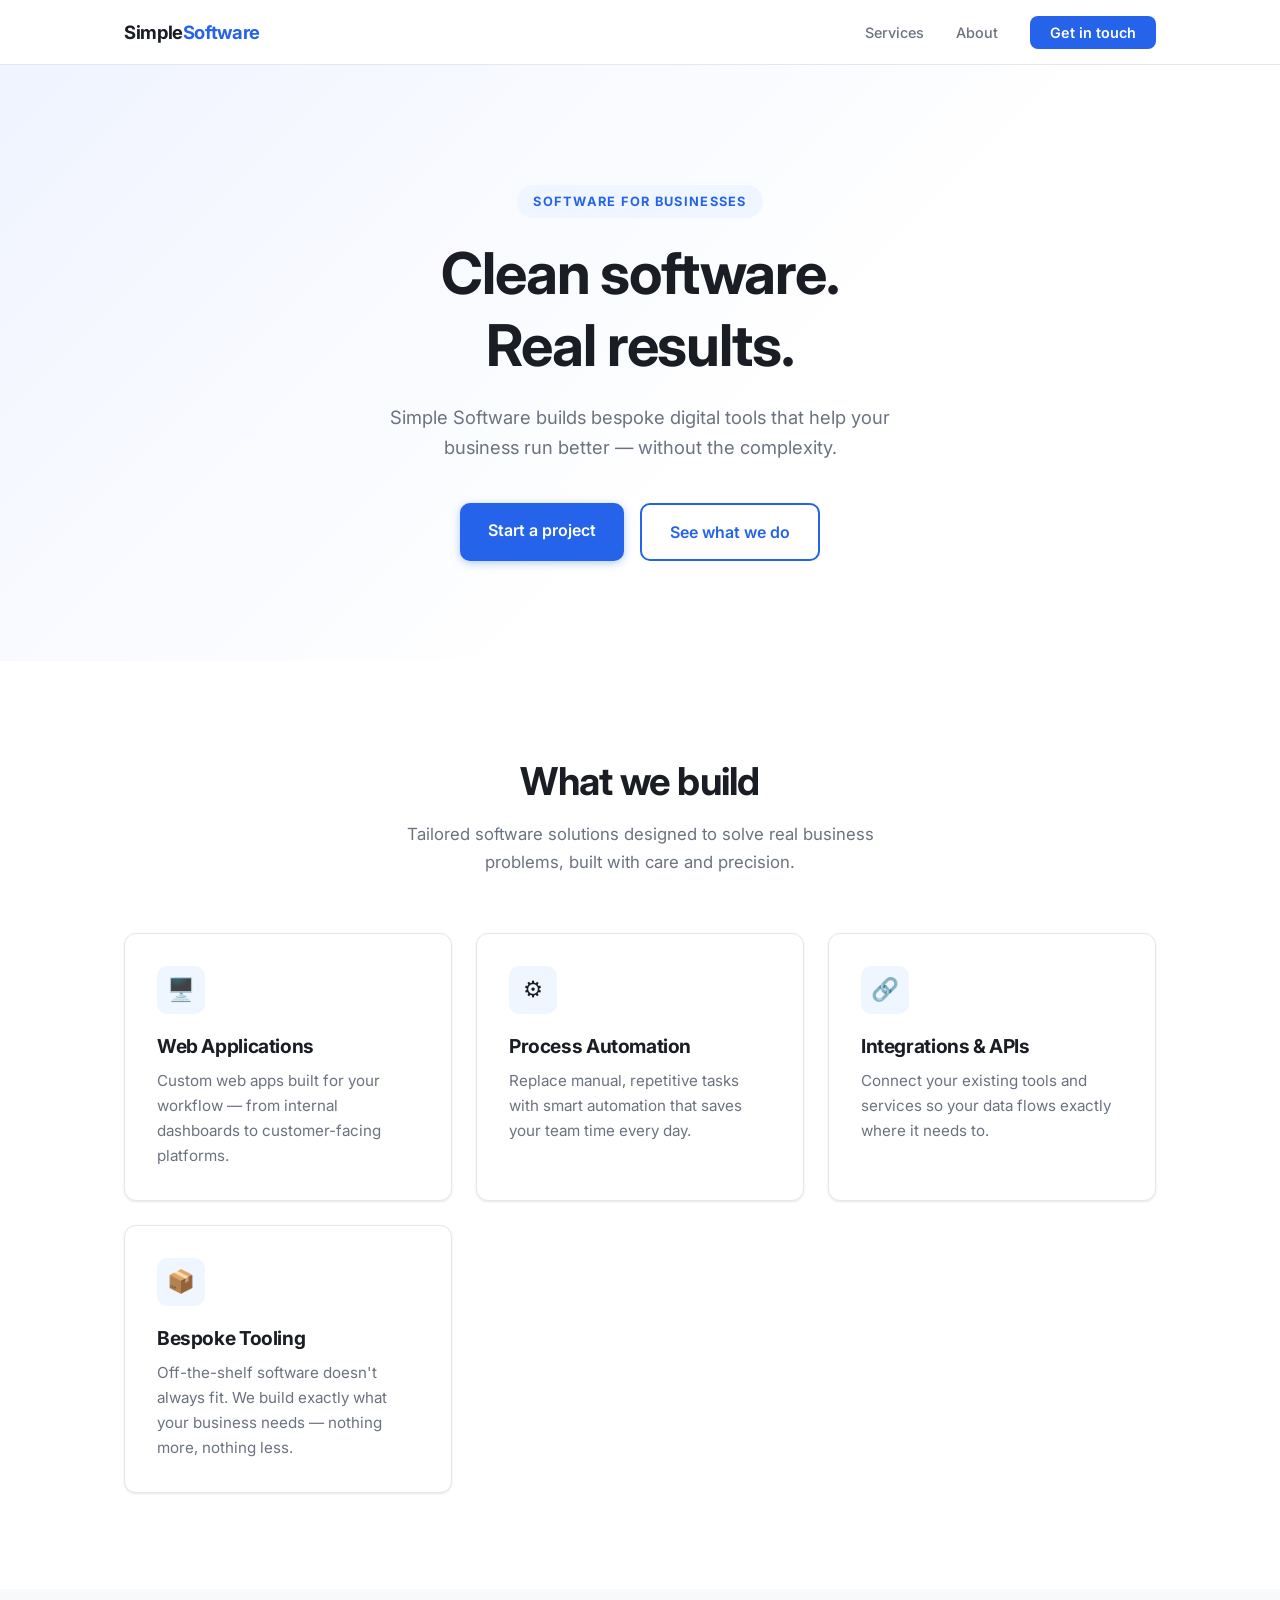
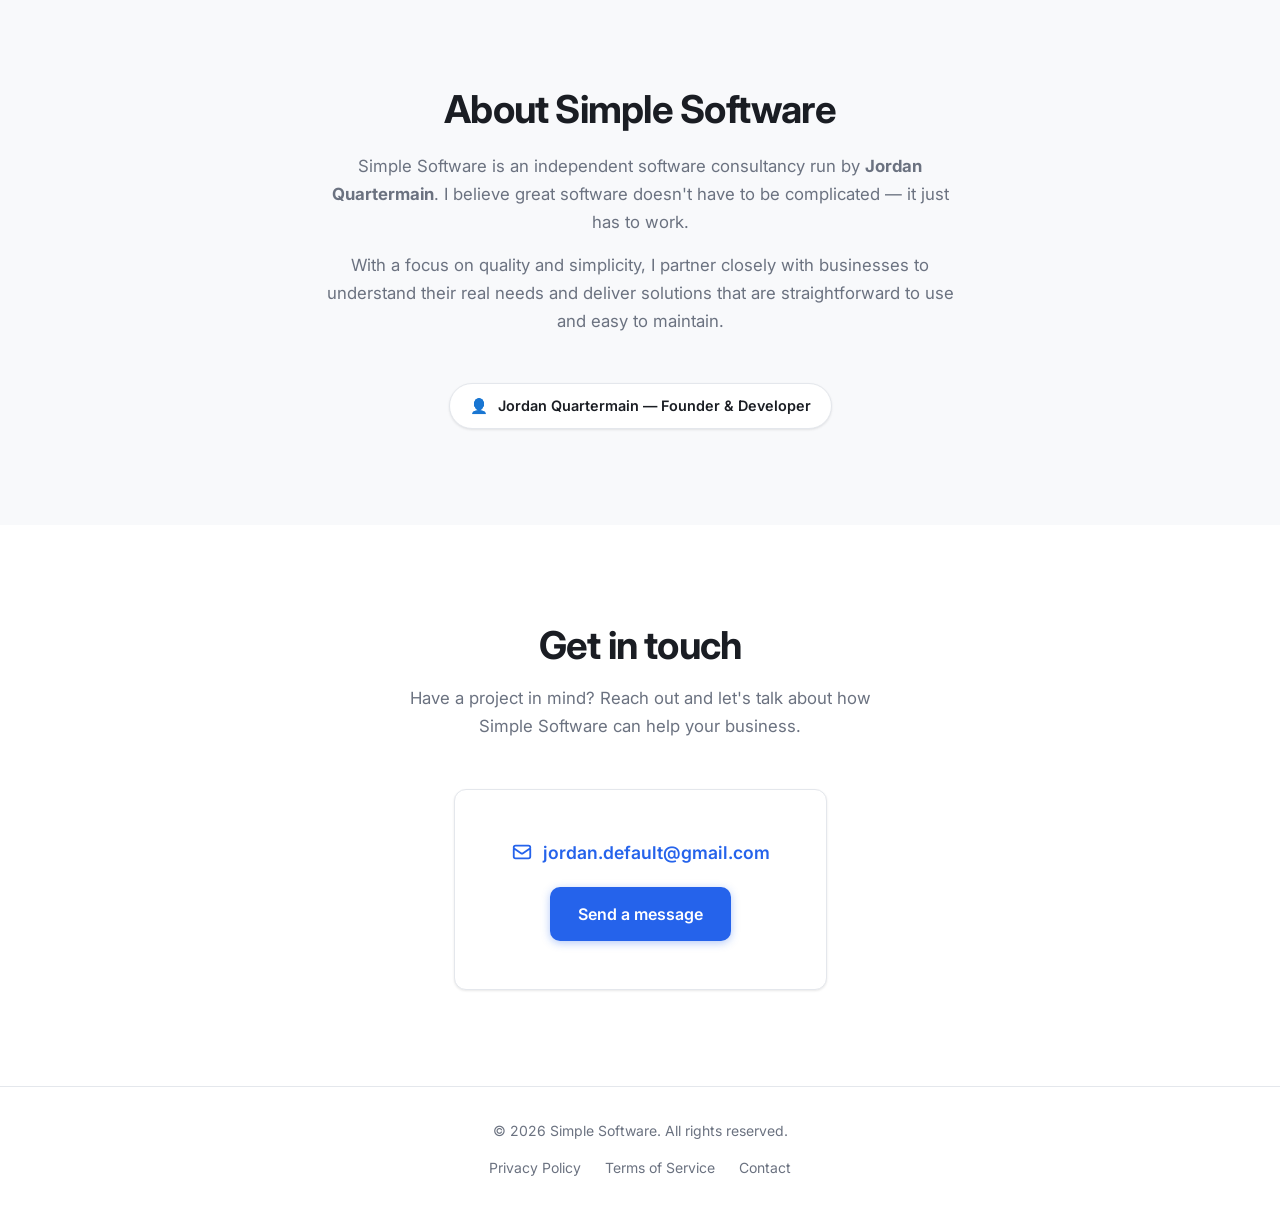
<file: index.html>
<!DOCTYPE html>
<html lang="en">
<head>
  <meta charset="UTF-8" />
  <meta name="viewport" content="width=device-width, initial-scale=1.0" />
  <meta name="description" content="Simple Software — bespoke software solutions for businesses. Built by Jordan Quartermain." />
  <title>Simple Software</title>
  <link rel="preconnect" href="https://fonts.googleapis.com" />
  <link rel="preconnect" href="https://fonts.gstatic.com" crossorigin />
  <link href="https://fonts.googleapis.com/css2?family=Inter:wght@400;500;600;700&display=swap" rel="stylesheet" />
  <link rel="stylesheet" href="style.css" />
</head>
<body>

  <!-- Navigation -->
  <nav>
    <div class="nav-inner">
      <a class="nav-logo" href="#hero">Simple<span>Software</span></a>
      <ul class="nav-links">
        <li><a href="#services">Services</a></li>
        <li><a href="#about">About</a></li>
        <li><a href="#contact" class="nav-cta">Get in touch</a></li>
      </ul>
    </div>
  </nav>

  <!-- Hero -->
  <section id="hero">
    <div class="container">
      <span class="hero-eyebrow">Software for businesses</span>
      <h1>Clean software.<br>Real results.</h1>
      <p>Simple Software builds bespoke digital tools that help your business run better — without the complexity.</p>
      <div class="hero-actions">
        <a href="#contact" class="btn btn-primary">Start a project</a>
        <a href="#services" class="btn btn-outline">See what we do</a>
      </div>
    </div>
  </section>

  <!-- Services -->
  <section id="services">
    <div class="container">
      <h2>What we build</h2>
      <p>Tailored software solutions designed to solve real business problems, built with care and precision.</p>
      <div class="services-grid">
        <div class="service-card">
          <div class="service-icon">🖥️</div>
          <h3>Web Applications</h3>
          <p>Custom web apps built for your workflow — from internal dashboards to customer-facing platforms.</p>
        </div>
        <div class="service-card">
          <div class="service-icon">⚙️</div>
          <h3>Process Automation</h3>
          <p>Replace manual, repetitive tasks with smart automation that saves your team time every day.</p>
        </div>
        <div class="service-card">
          <div class="service-icon">🔗</div>
          <h3>Integrations & APIs</h3>
          <p>Connect your existing tools and services so your data flows exactly where it needs to.</p>
        </div>
        <div class="service-card">
          <div class="service-icon">📦</div>
          <h3>Bespoke Tooling</h3>
          <p>Off-the-shelf software doesn't always fit. We build exactly what your business needs — nothing more, nothing less.</p>
        </div>
      </div>
    </div>
  </section>

  <!-- About -->
  <section id="about">
    <div class="container">
      <div class="about-inner">
        <h2>About Simple Software</h2>
        <p>
          Simple Software is an independent software consultancy run by <strong>Jordan Quartermain</strong>.
          I believe great software doesn't have to be complicated — it just has to work.
        </p>
        <p>
          With a focus on quality and simplicity, I partner closely with businesses to understand their real needs
          and deliver solutions that are straightforward to use and easy to maintain.
        </p>
        <div class="about-badge">
          <span>👤</span>
          <span>Jordan Quartermain — Founder &amp; Developer</span>
        </div>
      </div>
    </div>
  </section>

  <!-- Contact -->
  <section id="contact">
    <div class="container">
      <h2>Get in touch</h2>
      <p>Have a project in mind? Reach out and let's talk about how Simple Software can help your business.</p>
      <div class="contact-card">
        <div class="contact-email">
          <svg xmlns="http://www.w3.org/2000/svg" width="22" height="22" fill="none" viewBox="0 0 24 24" stroke="currentColor" stroke-width="2">
            <path stroke-linecap="round" stroke-linejoin="round" d="M3 8l7.89 5.26a2 2 0 002.22 0L21 8M5 19h14a2 2 0 002-2V7a2 2 0 00-2-2H5a2 2 0 00-2 2v10a2 2 0 002 2z"/>
          </svg>
          <a href="mailto:jordan.default@gmail.com">jordan.default@gmail.com</a>
        </div>
        <a href="mailto:jordan.default@gmail.com" class="btn btn-primary">Send a message</a>
      </div>
    </div>
  </section>

  <!-- Footer -->
  <footer>
    <div class="container">
      <div class="footer-inner">
        <p>&copy; 2026 Simple Software. All rights reserved.</p>
        <ul class="footer-links">
          <li><a href="privacy.html">Privacy Policy</a></li>
          <li><a href="terms.html">Terms of Service</a></li>
          <li><a href="mailto:jordan.default@gmail.com">Contact</a></li>
        </ul>
      </div>
    </div>
  </footer>

</body>
</html>
</file>
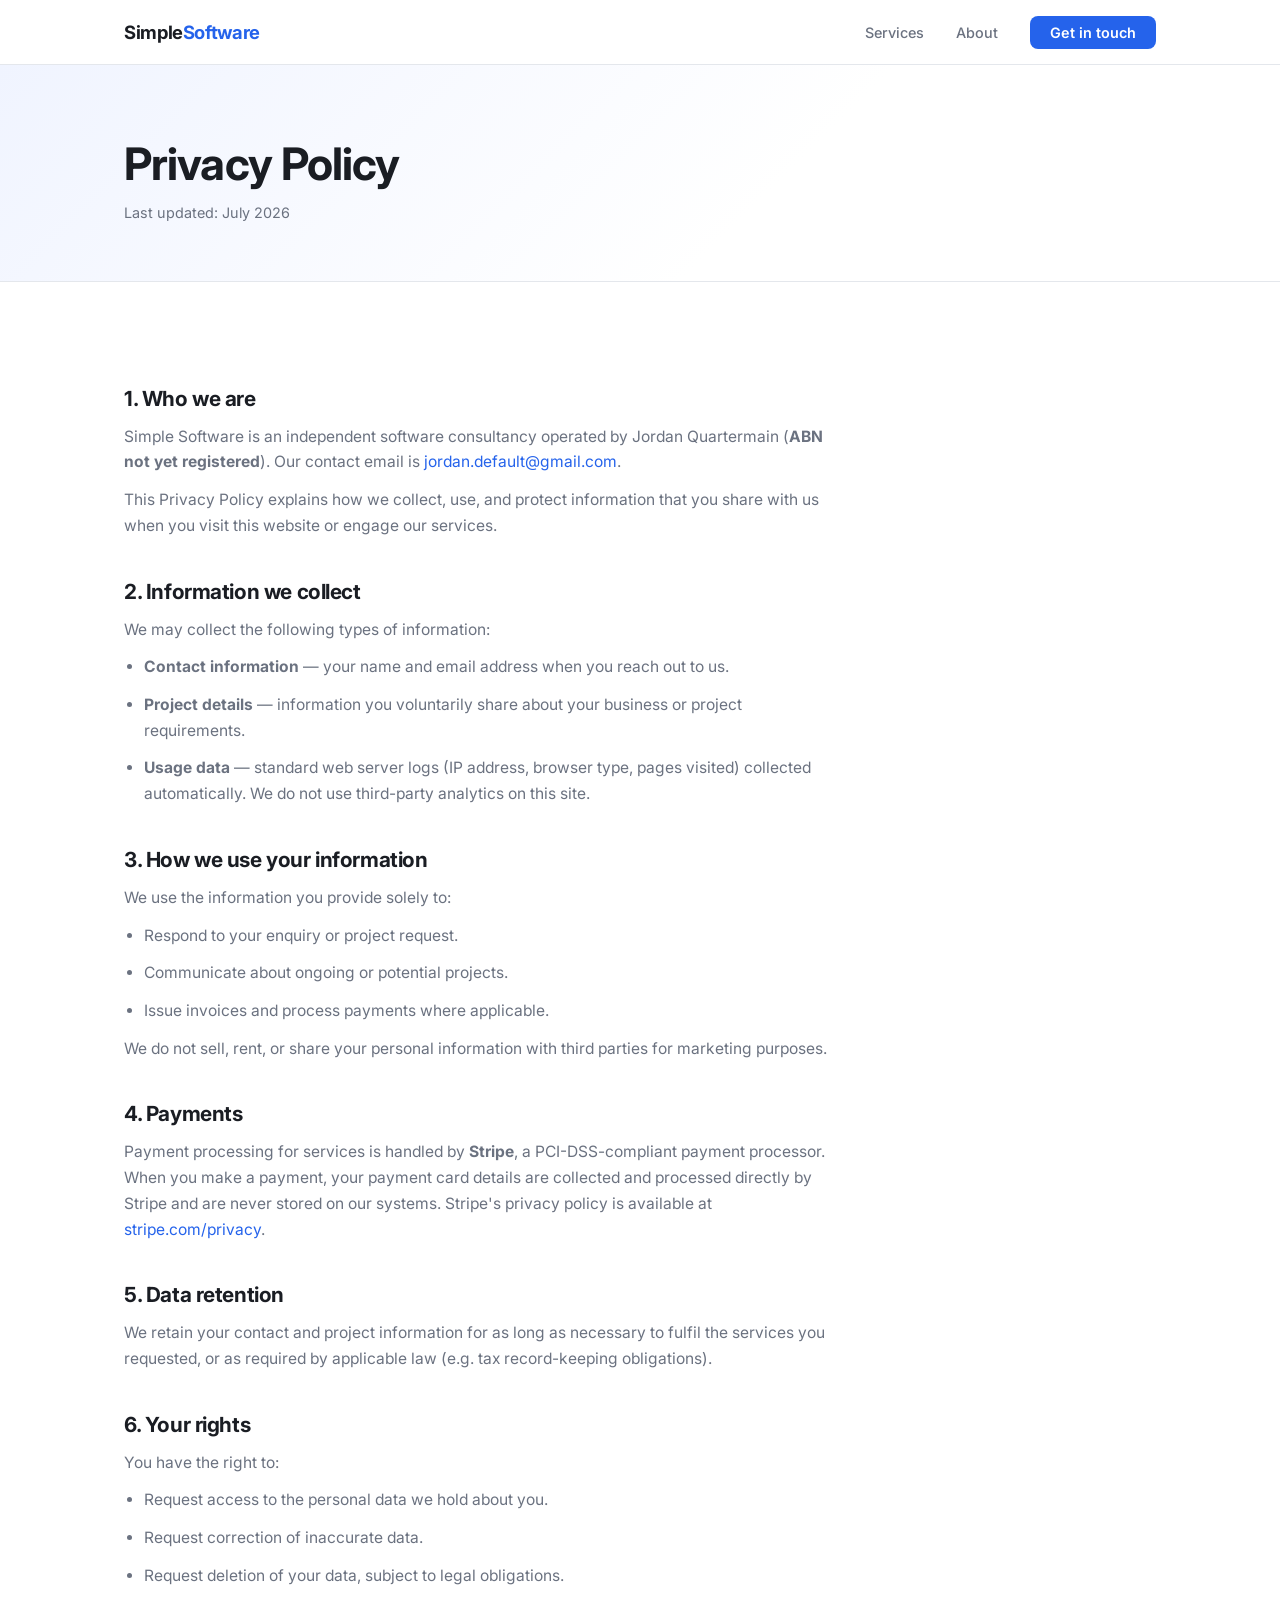
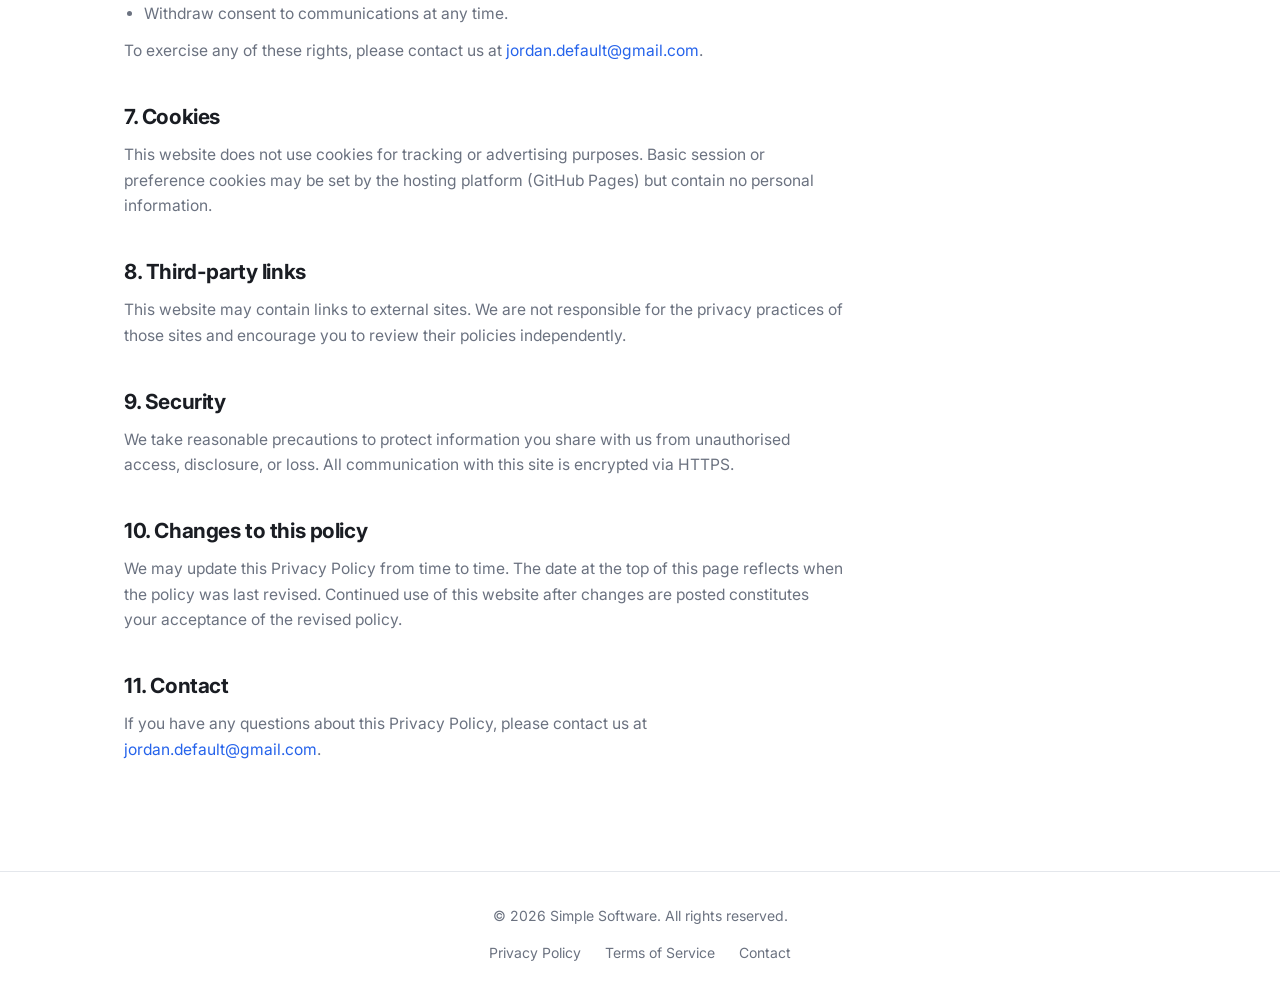
<file: privacy.html>
<!DOCTYPE html>
<html lang="en">
<head>
  <meta charset="UTF-8" />
  <meta name="viewport" content="width=device-width, initial-scale=1.0" />
  <meta name="description" content="Simple Software — Privacy Policy" />
  <title>Privacy Policy — Simple Software</title>
  <link rel="preconnect" href="https://fonts.googleapis.com" />
  <link rel="preconnect" href="https://fonts.gstatic.com" crossorigin />
  <link href="https://fonts.googleapis.com/css2?family=Inter:wght@400;500;600;700&display=swap" rel="stylesheet" />
  <link rel="stylesheet" href="style.css" />
</head>
<body>

  <!-- Navigation -->
  <nav>
    <div class="nav-inner">
      <a class="nav-logo" href="index.html">Simple<span>Software</span></a>
      <ul class="nav-links">
        <li><a href="index.html#services">Services</a></li>
        <li><a href="index.html#about">About</a></li>
        <li><a href="index.html#contact" class="nav-cta">Get in touch</a></li>
      </ul>
    </div>
  </nav>

  <!-- Header -->
  <div class="policy-header">
    <div class="container">
      <h1>Privacy Policy</h1>
      <p>Last updated: July 2026</p>
    </div>
  </div>

  <!-- Body -->
  <div class="policy-body">
    <div class="container">
      <div class="policy-content">

        <h2>1. Who we are</h2>
        <p>
          Simple Software is an independent software consultancy operated by Jordan Quartermain
          (<strong>ABN not yet registered</strong>). Our contact email is
          <a href="mailto:jordan.default@gmail.com">jordan.default@gmail.com</a>.
        </p>
        <p>
          This Privacy Policy explains how we collect, use, and protect information that you share with us
          when you visit this website or engage our services.
        </p>

        <h2>2. Information we collect</h2>
        <p>We may collect the following types of information:</p>
        <ul>
          <li><strong>Contact information</strong> — your name and email address when you reach out to us.</li>
          <li><strong>Project details</strong> — information you voluntarily share about your business or project requirements.</li>
          <li><strong>Usage data</strong> — standard web server logs (IP address, browser type, pages visited) collected automatically. We do not use third-party analytics on this site.</li>
        </ul>

        <h2>3. How we use your information</h2>
        <p>We use the information you provide solely to:</p>
        <ul>
          <li>Respond to your enquiry or project request.</li>
          <li>Communicate about ongoing or potential projects.</li>
          <li>Issue invoices and process payments where applicable.</li>
        </ul>
        <p>We do not sell, rent, or share your personal information with third parties for marketing purposes.</p>

        <h2>4. Payments</h2>
        <p>
          Payment processing for services is handled by <strong>Stripe</strong>, a PCI-DSS-compliant payment processor.
          When you make a payment, your payment card details are collected and processed directly by Stripe
          and are never stored on our systems. Stripe's privacy policy is available at
          <a href="https://stripe.com/privacy" target="_blank" rel="noopener">stripe.com/privacy</a>.
        </p>

        <h2>5. Data retention</h2>
        <p>
          We retain your contact and project information for as long as necessary to fulfil the services you
          requested, or as required by applicable law (e.g. tax record-keeping obligations).
        </p>

        <h2>6. Your rights</h2>
        <p>You have the right to:</p>
        <ul>
          <li>Request access to the personal data we hold about you.</li>
          <li>Request correction of inaccurate data.</li>
          <li>Request deletion of your data, subject to legal obligations.</li>
          <li>Withdraw consent to communications at any time.</li>
        </ul>
        <p>
          To exercise any of these rights, please contact us at
          <a href="mailto:jordan.default@gmail.com">jordan.default@gmail.com</a>.
        </p>

        <h2>7. Cookies</h2>
        <p>
          This website does not use cookies for tracking or advertising purposes. Basic session or preference
          cookies may be set by the hosting platform (GitHub Pages) but contain no personal information.
        </p>

        <h2>8. Third-party links</h2>
        <p>
          This website may contain links to external sites. We are not responsible for the privacy practices
          of those sites and encourage you to review their policies independently.
        </p>

        <h2>9. Security</h2>
        <p>
          We take reasonable precautions to protect information you share with us from unauthorised access,
          disclosure, or loss. All communication with this site is encrypted via HTTPS.
        </p>

        <h2>10. Changes to this policy</h2>
        <p>
          We may update this Privacy Policy from time to time. The date at the top of this page reflects when
          the policy was last revised. Continued use of this website after changes are posted constitutes your
          acceptance of the revised policy.
        </p>

        <h2>11. Contact</h2>
        <p>
          If you have any questions about this Privacy Policy, please contact us at
          <a href="mailto:jordan.default@gmail.com">jordan.default@gmail.com</a>.
        </p>

      </div>
    </div>
  </div>

  <!-- Footer -->
  <footer>
    <div class="container">
      <div class="footer-inner">
        <p>&copy; 2026 Simple Software. All rights reserved.</p>
        <ul class="footer-links">
          <li><a href="privacy.html">Privacy Policy</a></li>
          <li><a href="terms.html">Terms of Service</a></li>
          <li><a href="mailto:jordan.default@gmail.com">Contact</a></li>
        </ul>
      </div>
    </div>
  </footer>

</body>
</html>
</file>
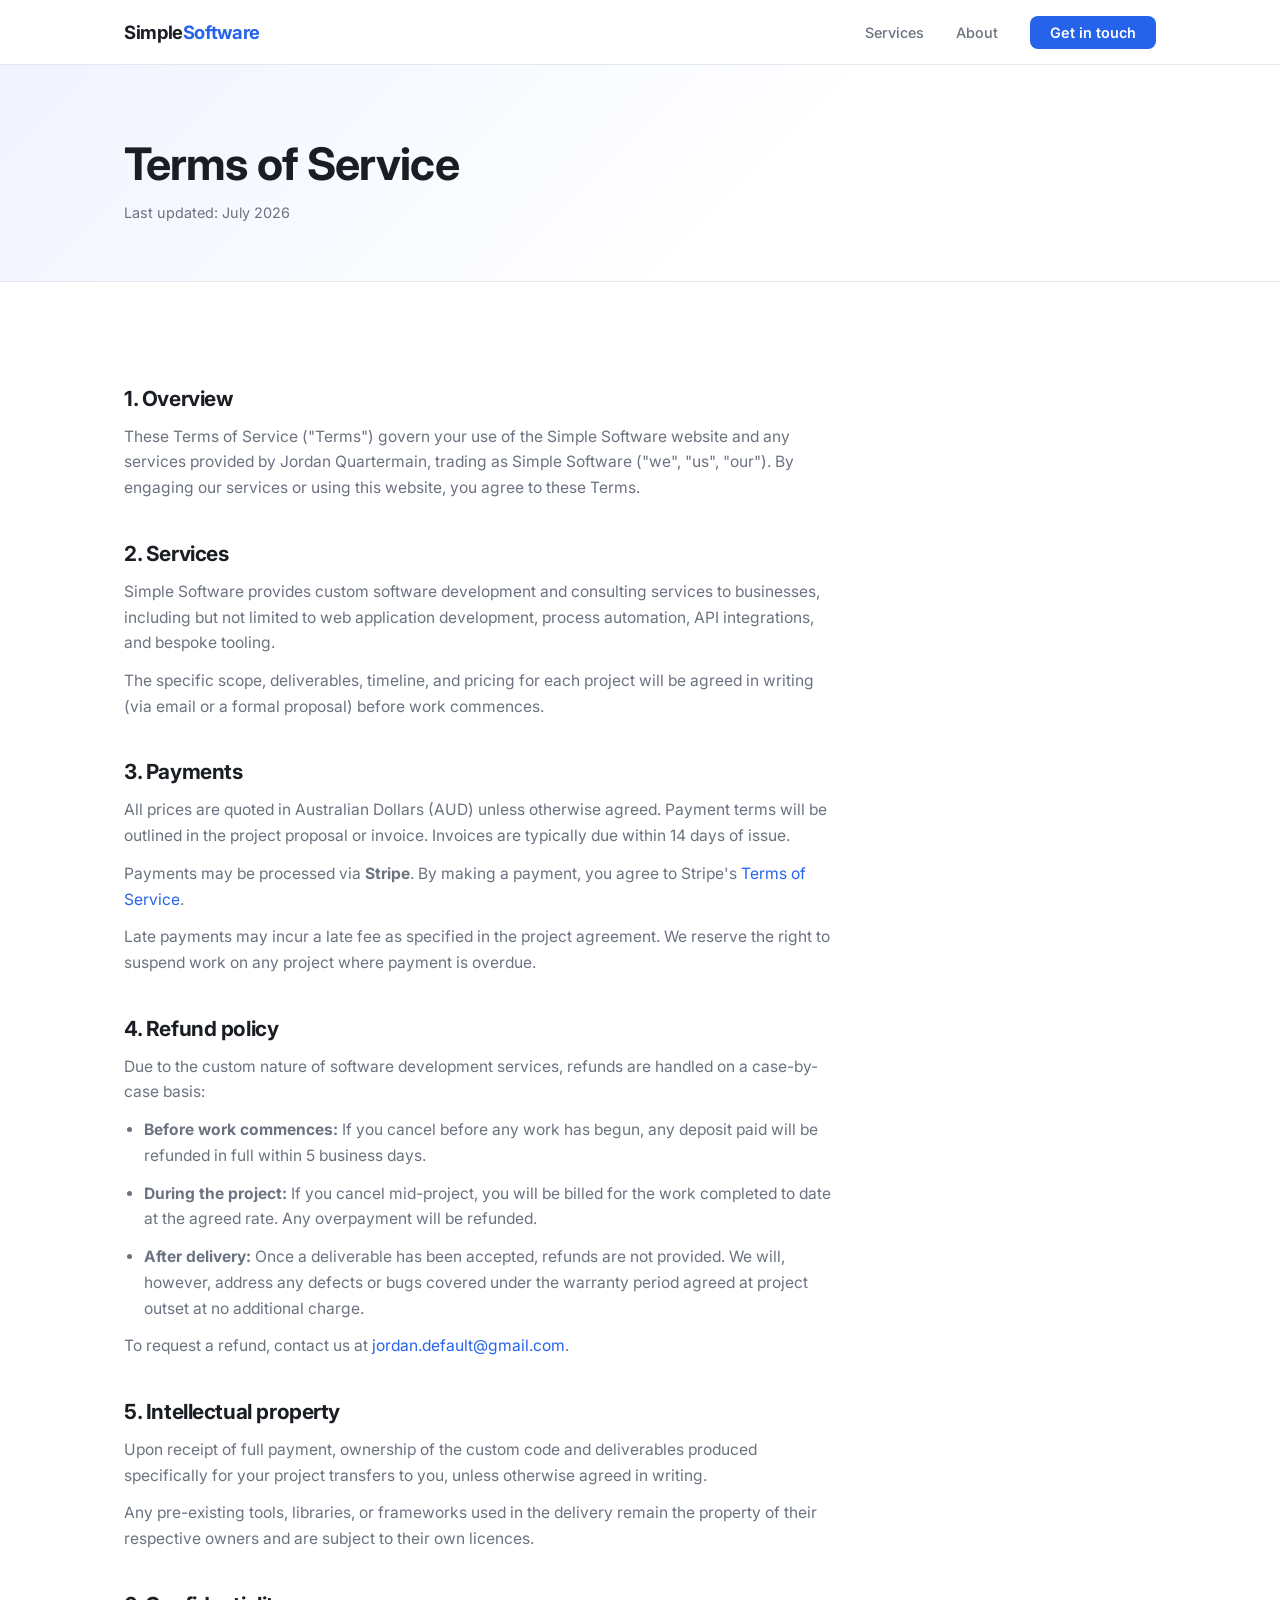
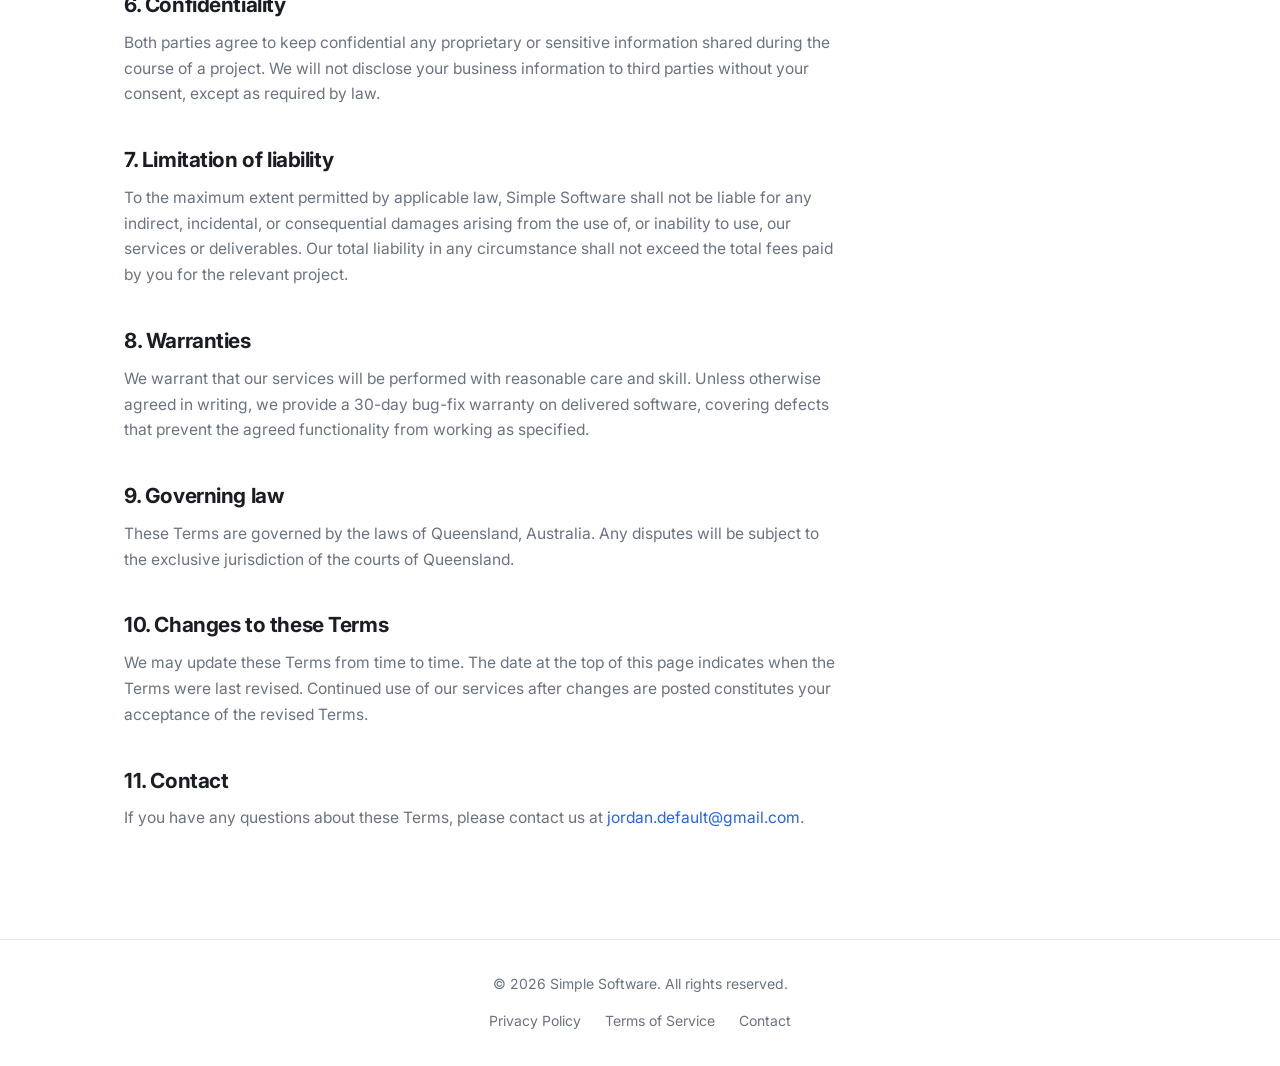
<file: terms.html>
<!DOCTYPE html>
<html lang="en">
<head>
  <meta charset="UTF-8" />
  <meta name="viewport" content="width=device-width, initial-scale=1.0" />
  <meta name="description" content="Simple Software — Terms of Service" />
  <title>Terms of Service — Simple Software</title>
  <link rel="preconnect" href="https://fonts.googleapis.com" />
  <link rel="preconnect" href="https://fonts.gstatic.com" crossorigin />
  <link href="https://fonts.googleapis.com/css2?family=Inter:wght@400;500;600;700&display=swap" rel="stylesheet" />
  <link rel="stylesheet" href="style.css" />
</head>
<body>

  <!-- Navigation -->
  <nav>
    <div class="nav-inner">
      <a class="nav-logo" href="index.html">Simple<span>Software</span></a>
      <ul class="nav-links">
        <li><a href="index.html#services">Services</a></li>
        <li><a href="index.html#about">About</a></li>
        <li><a href="index.html#contact" class="nav-cta">Get in touch</a></li>
      </ul>
    </div>
  </nav>

  <!-- Header -->
  <div class="policy-header">
    <div class="container">
      <h1>Terms of Service</h1>
      <p>Last updated: July 2026</p>
    </div>
  </div>

  <!-- Body -->
  <div class="policy-body">
    <div class="container">
      <div class="policy-content">

        <h2>1. Overview</h2>
        <p>
          These Terms of Service ("Terms") govern your use of the Simple Software website and any services
          provided by Jordan Quartermain, trading as Simple Software ("we", "us", "our").
          By engaging our services or using this website, you agree to these Terms.
        </p>

        <h2>2. Services</h2>
        <p>
          Simple Software provides custom software development and consulting services to businesses,
          including but not limited to web application development, process automation, API integrations,
          and bespoke tooling.
        </p>
        <p>
          The specific scope, deliverables, timeline, and pricing for each project will be agreed in writing
          (via email or a formal proposal) before work commences.
        </p>

        <h2>3. Payments</h2>
        <p>
          All prices are quoted in Australian Dollars (AUD) unless otherwise agreed. Payment terms will be
          outlined in the project proposal or invoice. Invoices are typically due within 14 days of issue.
        </p>
        <p>
          Payments may be processed via <strong>Stripe</strong>. By making a payment, you agree to Stripe's
          <a href="https://stripe.com/legal" target="_blank" rel="noopener">Terms of Service</a>.
        </p>
        <p>
          Late payments may incur a late fee as specified in the project agreement. We reserve the right to
          suspend work on any project where payment is overdue.
        </p>

        <h2>4. Refund policy</h2>
        <p>
          Due to the custom nature of software development services, refunds are handled on a case-by-case
          basis:
        </p>
        <ul>
          <li>
            <strong>Before work commences:</strong> If you cancel before any work has begun, any deposit paid
            will be refunded in full within 5 business days.
          </li>
          <li>
            <strong>During the project:</strong> If you cancel mid-project, you will be billed for the work
            completed to date at the agreed rate. Any overpayment will be refunded.
          </li>
          <li>
            <strong>After delivery:</strong> Once a deliverable has been accepted, refunds are not provided.
            We will, however, address any defects or bugs covered under the warranty period agreed at project
            outset at no additional charge.
          </li>
        </ul>
        <p>
          To request a refund, contact us at
          <a href="mailto:jordan.default@gmail.com">jordan.default@gmail.com</a>.
        </p>

        <h2>5. Intellectual property</h2>
        <p>
          Upon receipt of full payment, ownership of the custom code and deliverables produced specifically
          for your project transfers to you, unless otherwise agreed in writing.
        </p>
        <p>
          Any pre-existing tools, libraries, or frameworks used in the delivery remain the property of their
          respective owners and are subject to their own licences.
        </p>

        <h2>6. Confidentiality</h2>
        <p>
          Both parties agree to keep confidential any proprietary or sensitive information shared during the
          course of a project. We will not disclose your business information to third parties without your
          consent, except as required by law.
        </p>

        <h2>7. Limitation of liability</h2>
        <p>
          To the maximum extent permitted by applicable law, Simple Software shall not be liable for any
          indirect, incidental, or consequential damages arising from the use of, or inability to use, our
          services or deliverables. Our total liability in any circumstance shall not exceed the total fees
          paid by you for the relevant project.
        </p>

        <h2>8. Warranties</h2>
        <p>
          We warrant that our services will be performed with reasonable care and skill. Unless otherwise
          agreed in writing, we provide a 30-day bug-fix warranty on delivered software, covering defects
          that prevent the agreed functionality from working as specified.
        </p>

        <h2>9. Governing law</h2>
        <p>
          These Terms are governed by the laws of Queensland, Australia. Any disputes will be subject to the
          exclusive jurisdiction of the courts of Queensland.
        </p>

        <h2>10. Changes to these Terms</h2>
        <p>
          We may update these Terms from time to time. The date at the top of this page indicates when the
          Terms were last revised. Continued use of our services after changes are posted constitutes your
          acceptance of the revised Terms.
        </p>

        <h2>11. Contact</h2>
        <p>
          If you have any questions about these Terms, please contact us at
          <a href="mailto:jordan.default@gmail.com">jordan.default@gmail.com</a>.
        </p>

      </div>
    </div>
  </div>

  <!-- Footer -->
  <footer>
    <div class="container">
      <div class="footer-inner">
        <p>&copy; 2026 Simple Software. All rights reserved.</p>
        <ul class="footer-links">
          <li><a href="privacy.html">Privacy Policy</a></li>
          <li><a href="terms.html">Terms of Service</a></li>
          <li><a href="mailto:jordan.default@gmail.com">Contact</a></li>
        </ul>
      </div>
    </div>
  </footer>

</body>
</html>
</file>
<file: style.css>
/* ===== Reset & Base ===== */
*, *::before, *::after {
  box-sizing: border-box;
  margin: 0;
  padding: 0;
}

:root {
  --color-bg: #ffffff;
  --color-surface: #f8f9fb;
  --color-border: #e4e7ec;
  --color-text: #1a1d23;
  --color-muted: #6b7280;
  --color-accent: #2563eb;
  --color-accent-hover: #1d4ed8;
  --color-accent-light: #eff6ff;
  --radius: 12px;
  --shadow-sm: 0 1px 3px rgba(0,0,0,.06), 0 1px 2px rgba(0,0,0,.04);
  --shadow-md: 0 4px 16px rgba(0,0,0,.08);
  --max-w: 1080px;
  --font: 'Inter', system-ui, -apple-system, sans-serif;
}

html { scroll-behavior: smooth; }

body {
  font-family: var(--font);
  background: var(--color-bg);
  color: var(--color-text);
  line-height: 1.65;
  font-size: 16px;
  -webkit-font-smoothing: antialiased;
}

/* ===== Typography ===== */
h1, h2, h3 { line-height: 1.25; font-weight: 700; letter-spacing: -0.02em; }
h1 { font-size: clamp(2.4rem, 5vw, 3.6rem); }
h2 { font-size: clamp(1.75rem, 3vw, 2.4rem); }
h3 { font-size: 1.2rem; }
p { color: var(--color-muted); }

a { color: var(--color-accent); text-decoration: none; }
a:hover { text-decoration: underline; }

/* ===== Layout helpers ===== */
.container {
  max-width: var(--max-w);
  margin: 0 auto;
  padding: 0 24px;
}

section { padding: 96px 0; }
section:nth-child(even) { background: var(--color-surface); }

/* ===== Nav ===== */
nav {
  position: sticky;
  top: 0;
  z-index: 100;
  background: rgba(255,255,255,.9);
  backdrop-filter: blur(12px);
  border-bottom: 1px solid var(--color-border);
}

.nav-inner {
  display: flex;
  align-items: center;
  justify-content: space-between;
  height: 64px;
  max-width: var(--max-w);
  margin: 0 auto;
  padding: 0 24px;
}

.nav-logo {
  font-weight: 700;
  font-size: 1.15rem;
  color: var(--color-text);
  text-decoration: none;
  letter-spacing: -0.02em;
}

.nav-logo span { color: var(--color-accent); }

.nav-links {
  display: flex;
  gap: 32px;
  list-style: none;
}

.nav-links a {
  font-size: 0.9rem;
  font-weight: 500;
  color: var(--color-muted);
  transition: color .15s;
}

.nav-links a:hover { color: var(--color-text); text-decoration: none; }

.nav-cta {
  background: var(--color-accent);
  color: #fff !important;
  padding: 8px 20px;
  border-radius: 8px;
  font-weight: 600 !important;
  transition: background .15s !important;
}

.nav-cta:hover { background: var(--color-accent-hover) !important; color: #fff !important; }

/* ===== Buttons ===== */
.btn {
  display: inline-block;
  padding: 14px 28px;
  border-radius: 10px;
  font-size: 1rem;
  font-weight: 600;
  cursor: pointer;
  border: none;
  transition: all .18s ease;
  text-decoration: none;
}

.btn-primary {
  background: var(--color-accent);
  color: #fff;
  box-shadow: 0 2px 8px rgba(37,99,235,.35);
}

.btn-primary:hover {
  background: var(--color-accent-hover);
  transform: translateY(-1px);
  box-shadow: 0 4px 14px rgba(37,99,235,.4);
  text-decoration: none;
  color: #fff;
}

.btn-outline {
  background: transparent;
  color: var(--color-accent);
  border: 2px solid var(--color-accent);
}

.btn-outline:hover {
  background: var(--color-accent-light);
  text-decoration: none;
}

/* ===== Hero ===== */
#hero {
  background: linear-gradient(135deg, #f0f4ff 0%, #ffffff 60%);
  padding: 120px 0 100px;
  text-align: center;
}

.hero-eyebrow {
  display: inline-block;
  background: var(--color-accent-light);
  color: var(--color-accent);
  font-size: 0.8rem;
  font-weight: 700;
  letter-spacing: 0.1em;
  text-transform: uppercase;
  padding: 6px 16px;
  border-radius: 100px;
  margin-bottom: 20px;
}

#hero h1 { max-width: 700px; margin: 0 auto 20px; }

#hero p {
  font-size: 1.15rem;
  max-width: 540px;
  margin: 0 auto 40px;
}

.hero-actions { display: flex; gap: 16px; justify-content: center; flex-wrap: wrap; }

/* ===== Services ===== */
#services { text-align: center; }
#services > .container > p { max-width: 520px; margin: 16px auto 56px; font-size: 1.05rem; }

.services-grid {
  display: grid;
  grid-template-columns: repeat(auto-fit, minmax(280px, 1fr));
  gap: 24px;
  text-align: left;
}

.service-card {
  background: var(--color-bg);
  border: 1px solid var(--color-border);
  border-radius: var(--radius);
  padding: 32px;
  box-shadow: var(--shadow-sm);
  transition: box-shadow .2s, transform .2s;
}

.service-card:hover {
  box-shadow: var(--shadow-md);
  transform: translateY(-3px);
}

.service-icon {
  width: 48px;
  height: 48px;
  background: var(--color-accent-light);
  border-radius: 10px;
  display: flex;
  align-items: center;
  justify-content: center;
  margin-bottom: 20px;
  font-size: 1.4rem;
}

.service-card h3 { margin-bottom: 10px; color: var(--color-text); }
.service-card p { font-size: 0.95rem; }

/* ===== About ===== */
#about { text-align: center; }

.about-inner {
  max-width: 640px;
  margin: 0 auto;
}

#about h2 { margin-bottom: 20px; }
#about p { margin-bottom: 16px; font-size: 1.05rem; }

.about-badge {
  display: inline-flex;
  align-items: center;
  gap: 10px;
  background: var(--color-bg);
  border: 1px solid var(--color-border);
  border-radius: 100px;
  padding: 10px 20px;
  margin-top: 32px;
  font-size: 0.9rem;
  font-weight: 600;
  color: var(--color-text);
  box-shadow: var(--shadow-sm);
}

/* ===== Contact ===== */
#contact { text-align: center; }
#contact > .container > p { max-width: 480px; margin: 16px auto 48px; font-size: 1.05rem; }

.contact-card {
  display: inline-flex;
  flex-direction: column;
  align-items: center;
  gap: 20px;
  background: var(--color-bg);
  border: 1px solid var(--color-border);
  border-radius: var(--radius);
  padding: 48px 56px;
  box-shadow: var(--shadow-sm);
}

.contact-email {
  display: flex;
  align-items: center;
  gap: 10px;
  font-size: 1.1rem;
  font-weight: 600;
  color: var(--color-text);
}

.contact-email svg { color: var(--color-accent); flex-shrink: 0; }

/* ===== Footer ===== */
footer {
  border-top: 1px solid var(--color-border);
  padding: 32px 0;
  text-align: center;
}

.footer-inner {
  display: flex;
  flex-direction: column;
  align-items: center;
  gap: 12px;
}

footer p { font-size: 0.875rem; margin: 0; }

.footer-links {
  display: flex;
  gap: 24px;
  list-style: none;
}

.footer-links a {
  font-size: 0.875rem;
  color: var(--color-muted);
}

.footer-links a:hover { color: var(--color-text); }

/* ===== Policy pages ===== */
.policy-header {
  background: linear-gradient(135deg, #f0f4ff 0%, #ffffff 60%);
  padding: 72px 0 56px;
  border-bottom: 1px solid var(--color-border);
}

.policy-header h1 { font-size: clamp(2rem, 4vw, 2.8rem); margin-bottom: 8px; }
.policy-header p { font-size: 0.9rem; }

.policy-body {
  padding: 64px 0 96px;
}

.policy-content {
  max-width: 720px;
}

.policy-content h2 {
  font-size: 1.3rem;
  margin: 40px 0 12px;
  color: var(--color-text);
}

.policy-content p, .policy-content li {
  font-size: 0.975rem;
  color: var(--color-muted);
  margin-bottom: 12px;
}

.policy-content ul {
  padding-left: 20px;
  margin-bottom: 12px;
}

.policy-content a { color: var(--color-accent); }

/* ===== Responsive ===== */
@media (max-width: 640px) {
  .nav-links { display: none; }
  section { padding: 72px 0; }
  #hero { padding: 80px 0 72px; }
  .contact-card { padding: 36px 24px; }
}
</file>
